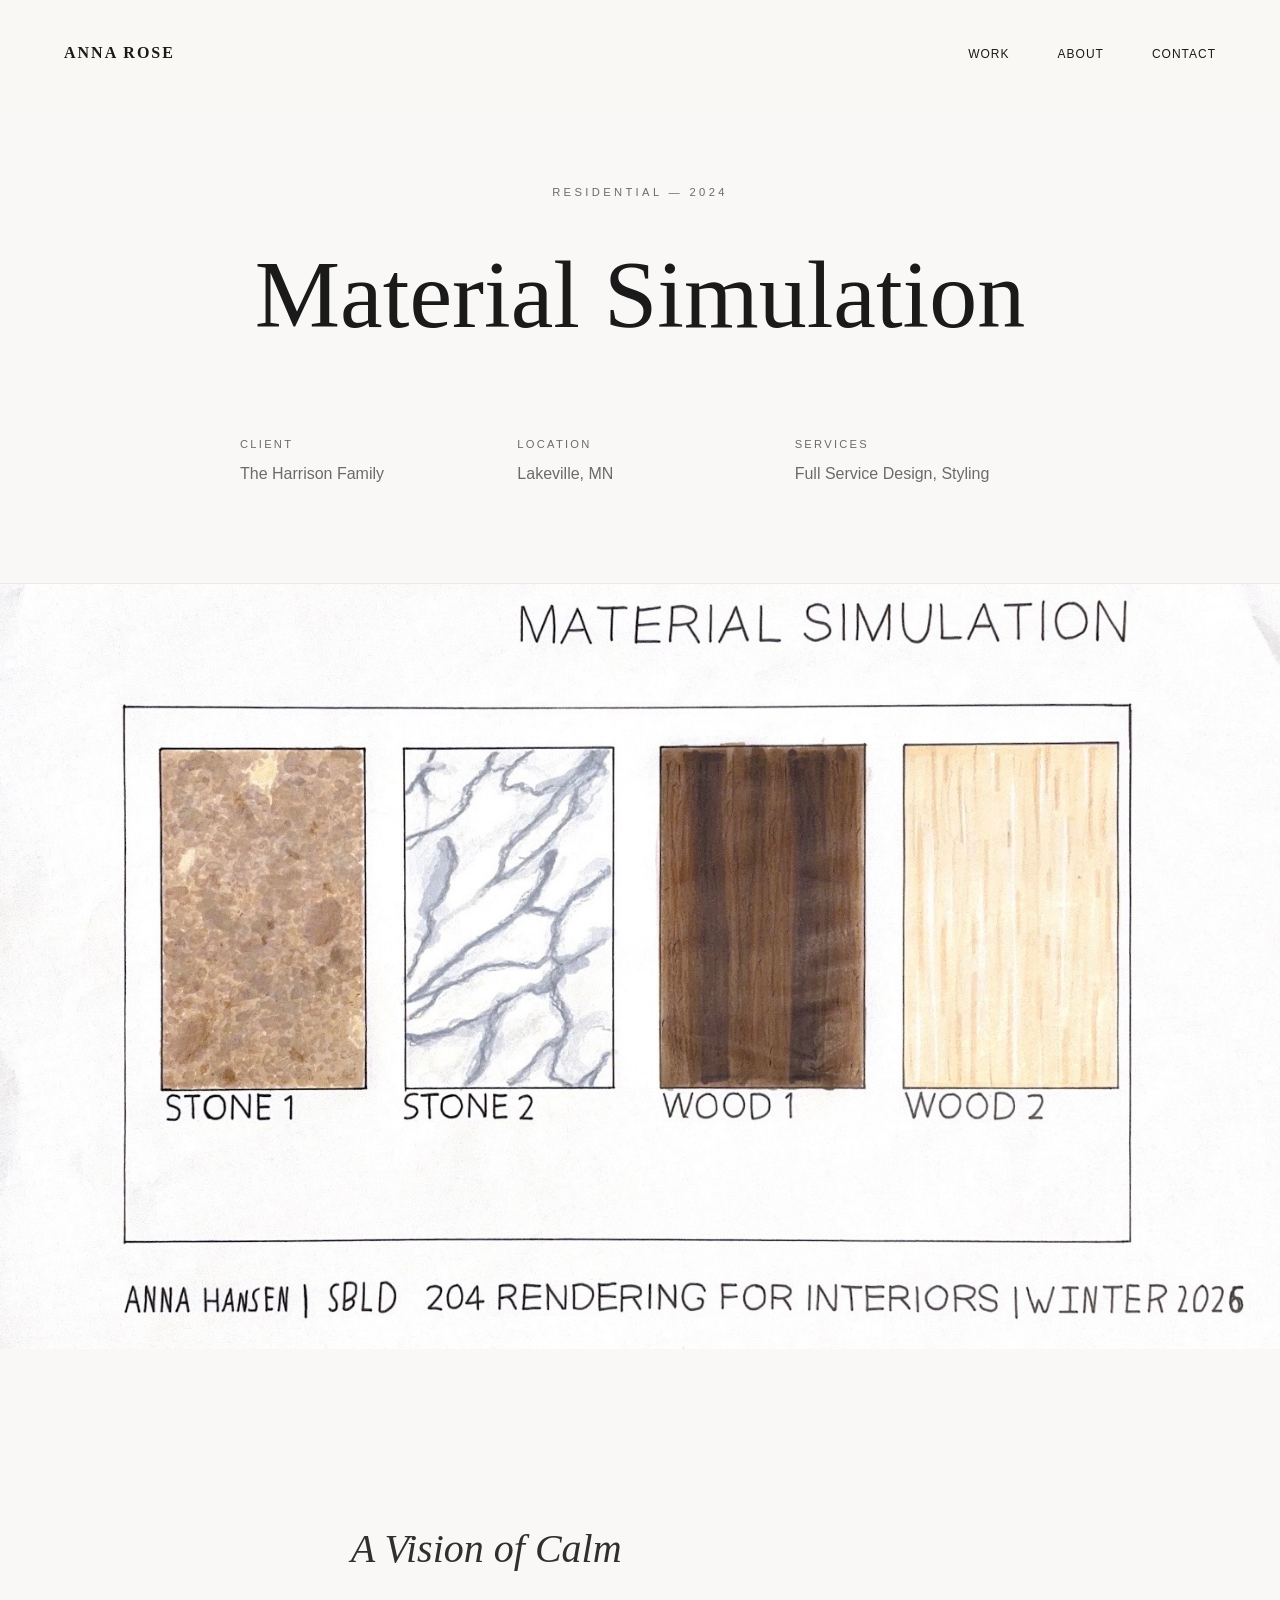
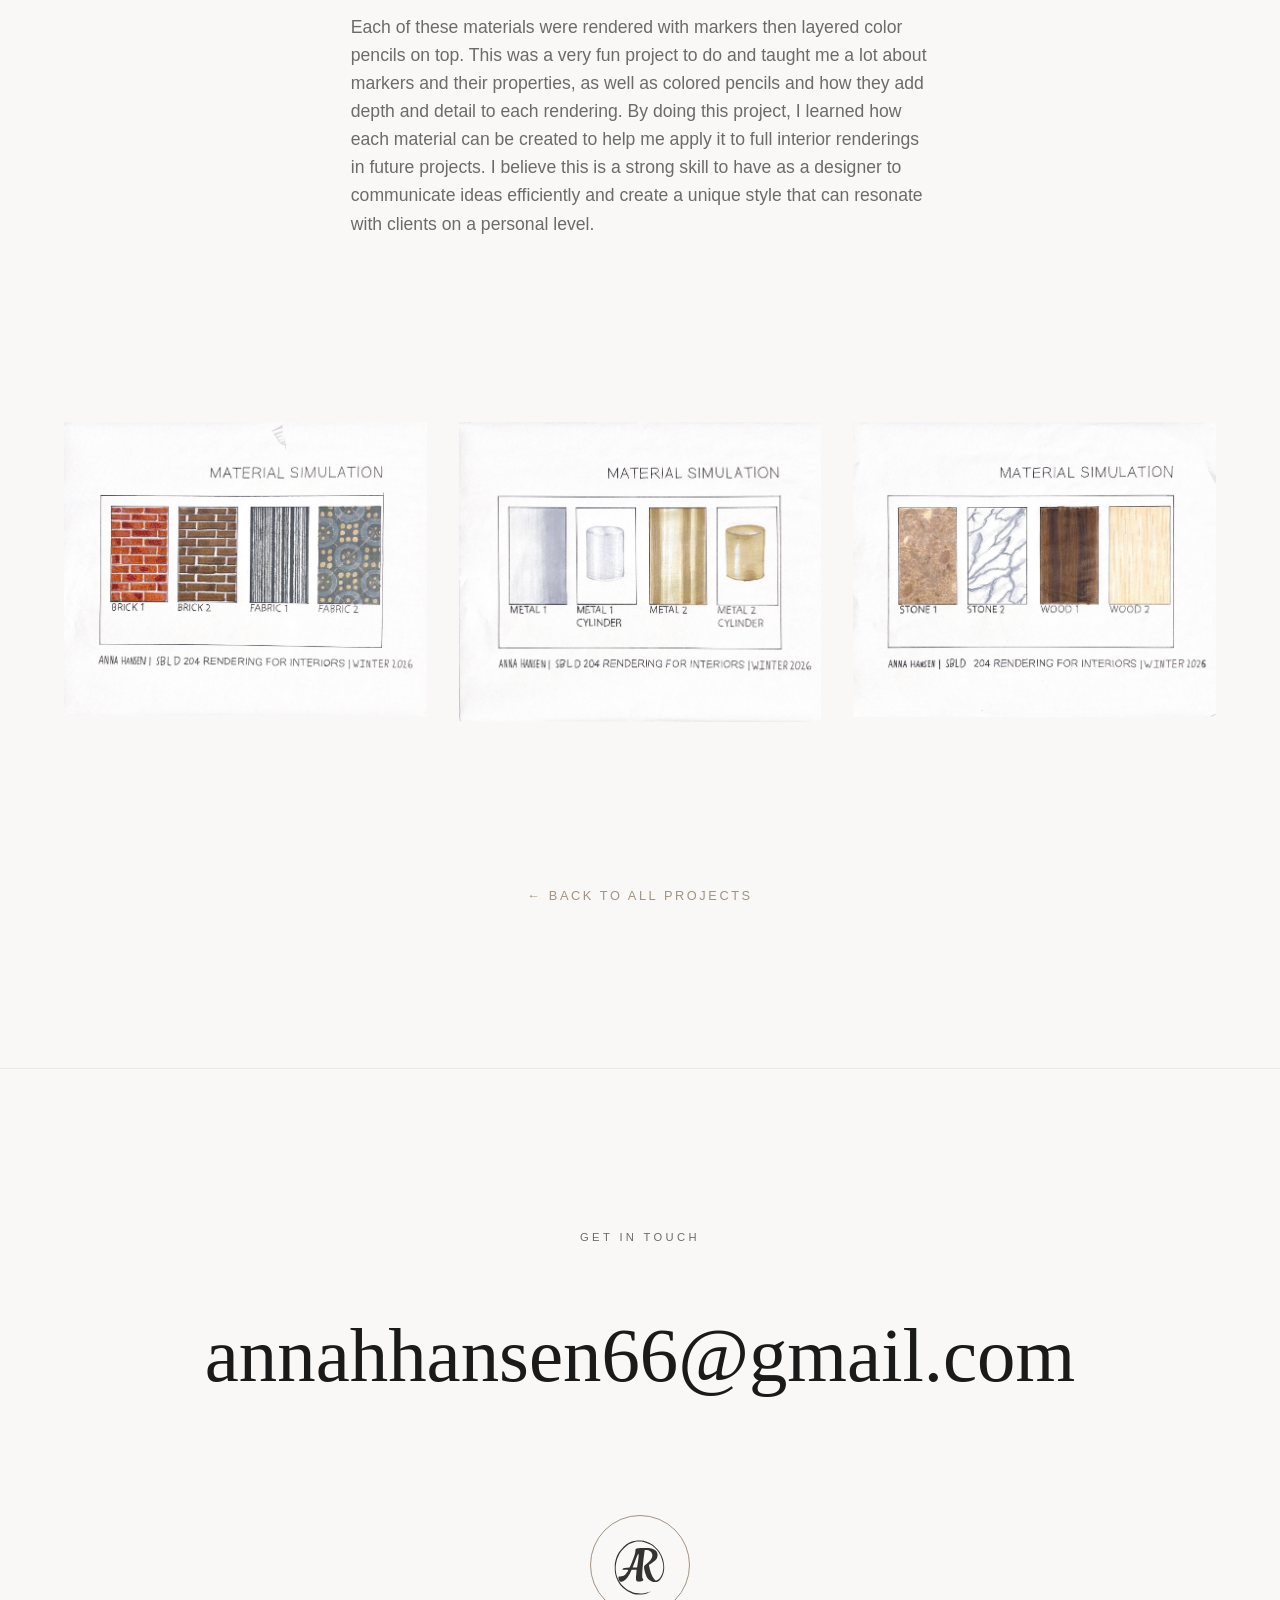
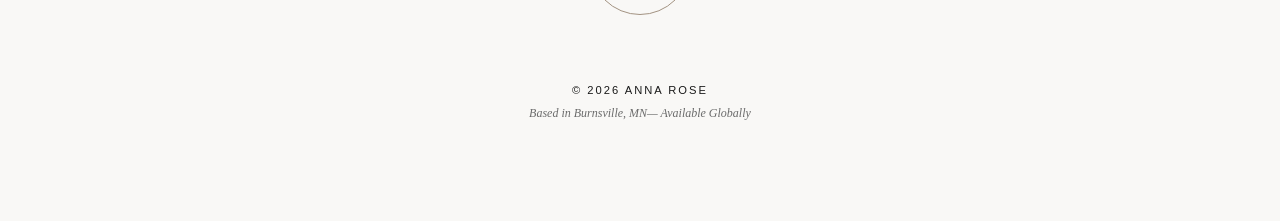
<file: projects/material_simulation.html>
<!DOCTYPE html>
<html lang="en">
<head>
    <meta charset="UTF-8">
    <meta name="viewport" content="width=device-width, initial-scale=1.0">
    <title>Project Name | Anna Rose</title>
    <link rel="preconnect" href="https://fonts.googleapis.com">
    <link rel="preconnect" href="https://fonts.gstatic.com" crossorigin>
    <link href="https://fonts.googleapis.com/css2?family=Inter:wght@300;400&family=Playfair+Display:ital,wght@0,400;0,600;1,400&display=swap" rel="stylesheet">
    <link rel="stylesheet" href="../style.css">
    <link rel="stylesheet" href="style.css">
</head>
<body>

    <nav class="navbar">
        <a href="../index.html" class="logo">ANNA ROSE</a>
        <ul class="nav-links">
            <li><a href="../index.html#work">Work</a></li>
            <li><a href="../index.html#about">About</a></li>
            <li><a href="../index.html#contact">Contact</a></li>
        </ul>
    </nav>

    <main class="project-detail-page">
        <header class="project-header reveal">
            <div class="project-title-container">
                <span class="eyebrow">Residential — 2024</span>
                <h1>Material Simulation</h1>
            </div>
            <div class="project-meta-grid">
                <div>
                    <h4>Client</h4>
                    <p>The Harrison Family</p>
                </div>
                <div>
                    <h4>Location</h4>
                    <p>Lakeville, MN</p>
                </div>
                <div>
                    <h4>Services</h4>
                    <p>Full Service Design, Styling</p>
                </div>
            </div>
        </header>

        <section class="project-hero-image reveal">
            <img src="./material_simulation/photo_3.png" alt="Main view of The Minimalist Loft project">
        </section>

        <section class="project-story reveal">
            <div class="story-content">
                <h3>A Vision of Calm</h3>
                <p>Each of these materials were rendered with markers then layered color pencils on top. This was a very fun project to do and taught me a lot about markers and their properties, as well as colored pencils and how they add depth and detail to each rendering. By doing this project, I learned how each material can be created to help me apply it to full interior renderings in future projects. I believe this is a strong skill to have as a designer to communicate ideas efficiently and create a unique style that can resonate with clients on a personal level.</p>
            </div>
        </section>

        <section class="project-gallery reveal">
            <div class="gallery-grid">
                <img src="./material_simulation/photo_1.png" alt="Detail shot of the kitchen in the loft">
                <img src="./material_simulation/photo_2.png" alt="Detail shot of the kitchen in the loft">
                <img src="./material_simulation/photo_3.png" alt="Detail shot of the kitchen in the loft">
            </div>
        </section>

        <div class="back-to-work reveal">
            <a href="../index.html#work">← Back to All Projects</a>
        </div>

    </main>

    <footer id="contact" class="reveal">
        <div class="footer-container">
            <span class="eyebrow">Get in Touch</span>
            <a href="mailto:annahhansen66@gmail.com" class="footer-email">annahhansen66@gmail.com</a>

            <div class="footer-stamp-area">
                <div class="seal">
                    <img src="../graphics/logo.svg" alt="AR" class="seal-logo">
                </div>

                <div class="footer-info">
                    <p class="copyright">&copy; 2026 Anna Rose</p>
                    <p class="location">Based in Burnsville, MN&mdash; Available Globally</p>
                </div>
            </div>
        </div>
    </footer>

    <script src="../script.js"></script>
</body>
</html>
</file>
<file: style.css>
:root {
    --bg: #F9F8F6; /* Warm off-white */
    --text: #1A1A1A;
    --secondary: #6B6B6B;
    --accent: #A39382;
    --gutter: 5vw;
}

* { margin: 0; padding: 0; box-sizing: border-box; }

body {
    background-color: var(--bg);
    color: var(--text);
    font-family: "neue-haas-grotesk-text", sans-serif;
    line-height: 1.6;
    overflow-x: hidden;
}

/* Typography */
h1, h2, h3 { font-family: "lust-display", serif; font-weight: 400; }
em { font-family: "lust-display", serif; font-style: italic; }
.eyebrow { 
    display: block; 
    text-transform: uppercase; 
    letter-spacing: 0.3em; 
    font-size: 0.7rem; 
    color: var(--secondary);
    margin-bottom: 1rem;
}

/* Navbar */
.navbar {
    display: flex;
    justify-content: space-between;
    align-items: center;
    padding: 2.5rem var(--gutter);
    position: fixed;
    width: 100%;
    top: 0;
    z-index: 1000;
    background: rgba(249, 248, 246, 0.8);
    backdrop-filter: blur(10px);
}

.logo { 
    font-family: "lust-display", serif; 
    font-weight: 600; 
    letter-spacing: 2px; 
    text-decoration: none;
    color: var(--text);
}
.nav-links { display: flex; list-style: none; gap: 3rem; }
.nav-links a { text-decoration: none; color: var(--text); font-size: 0.75rem; text-transform: uppercase; letter-spacing: 1px; }

/* Hero */
.hero { min-height: 100vh; display: flex; align-items: center; padding: 0 var(--gutter); }
.hero-container { 
    display: grid; 
    grid-template-columns: 1.2fr 1fr; 
    gap: 4rem; 
    align-items: center; 
}
.hero h1 { font-size: clamp(2.5rem, 6vw, 5rem); line-height: 1.1; margin-bottom: 2rem; }
.hero p { max-width: 400px; color: var(--secondary); font-size: 1.1rem; }
.hero-image img { width: 100%; height: 70vh; object-fit: cover; }

.carousel {
    position: relative;
    width: 100%;
    height: 70vh; /* Matches your current hero image height */
    overflow: hidden;
}

.carousel-track {
    width: 100%;
    height: 100%;
    position: relative;
}

.slide {
    position: absolute;
    top: 0;
    left: 0;
    width: 100%;
    height: 100%;
    opacity: 0;
    transition: opacity 1.2s cubic-bezier(0.22, 1, 0.36, 1);
    z-index: 1;
}

.slide.active {
    opacity: 1;
    z-index: 2;
}

.slide img {
    width: 100%;
    height: 100%;
    object-fit: cover;
}

/* Navigation Dots */
.carousel-dots {
    position: absolute;
    bottom: 2rem;
    left: 50%;
    transform: translateX(-50%);
    display: flex;
    gap: 1rem;
    z-index: 10;
}

.dot {
    width: 8px;
    height: 8px;
    border: 1px solid var(--accent);
    border-radius: 50%;
    cursor: pointer;
    transition: background 0.3s ease;
}

.dot.active {
    background: var(--accent);
}

/* --- Thin Line Styling --- */
.section-header {
    margin-bottom: 4rem;
    padding: 0 var(--gutter);
}

.thin-line {
    border: none;
    border-top: 1px solid #EAE8E4; /* Very light gray for luxury feel */
    width: 100%;
    margin-top: 1.5rem;
}

/* --- The Selected Grid --- */
.structured-grid {
    display: grid;
    grid-template-columns: repeat(2, 1fr); /* 2-column layout for a cleaner look */
    gap: 4rem var(--gutter);
    padding: 0 var(--gutter) 10rem;
}

/* --- About Section --- */
.about {
    padding: 10rem var(--gutter);
}

.about-container {
    display: grid;
    grid-template-columns: 1fr 0.8fr; /* Text on left, image on right */
    gap: 4rem;
    align-items: center;
}

.about-text h3 {
    font-size: 2.5rem; /* A bit smaller than section headers */
    margin-bottom: 2rem;
    font-style: italic;
    opacity: 0.9;
}

.about-text p {
    color: var(--secondary);
    max-width: 50ch; /* Good for readability */
    margin-bottom: 1.5rem;
}

.about-image img {
    width: 100%;
    height: 60vh;
    object-fit: cover;
}
/* Project Card Structure */
.project-card {
    display: flex;
    flex-direction: column;
    text-decoration: none;
    color: inherit;
    transition: transform 0.4s cubic-bezier(0.22, 1, 0.36, 1);
}

.project-card:hover {
    transform: translateY(-8px);
}

.project-card .image-wrapper {
    width: 100%;
    aspect-ratio: 4/5; /* Consistent sizing makes it look like a grid */
    overflow: hidden;
    margin-bottom: 1.5rem;
}

.project-card img {
    width: 100%;
    height: 100%;
    object-fit: cover;
}

/* Statement Block */
.statement-block { grid-column: 3 / span 8; text-align: center; padding: 5rem 0; }
.statement-block h2 { font-size: clamp(1.5rem, 4vw, 3rem); font-style: italic; color: var(--text); opacity: 0.8; }

/* Services */
.services { padding: 10rem var(--gutter); border-top: 1px solid #EAE8E4; }
.services-header { margin-bottom: 4rem; }
.services-header h2 { font-size: 3rem; }
.service-row { 
    display: flex; 
    padding: 3rem 0; 
    border-bottom: 1px solid #EAE8E4; 
    gap: 4rem; 
}
.service-num { font-size: 0.8rem; color: var(--accent); padding-top: 0.5rem; }
.service-content h3 { font-size: 1.8rem; margin-bottom: 1rem; }
.service-content p { max-width: 500px; color: var(--secondary); }

/* Testimonial */
.testimonial { padding: 12rem var(--gutter); text-align: center; background-color: #F3F1EE; }
.quote-container p { font-family: "lust-display", serif; font-size: clamp(1.8rem, 4vw, 3.2rem); font-style: italic; margin-bottom: 2.5rem; line-height: 1.3; }
.author { text-transform: uppercase; letter-spacing: 3px; font-size: 0.8rem; color: var(--accent); }

/* Footer Centralization */
footer {
    padding: 10rem var(--gutter) 6rem;
    text-align: center;
    background-color: var(--bg); /* Keeps it seamless with the body */
    border-top: 1px solid #EAE8E4;
}

.footer-container {
    max-width: 800px;
    margin: 0 auto;
    display: flex;
    flex-direction: column;
    align-items: center;
}

.footer-email {
    font-family: "lust-display", serif;
    font-size: clamp(2rem, 6vw, 5rem);
    text-decoration: none;
    color: var(--text);
    display: inline-block;
    margin: 2rem 0 6rem;
    transition: opacity 0.4s ease;
    border-bottom: 1px solid transparent;
}

.footer-email:hover {
    opacity: 0.5;
    border-bottom: 1px solid var(--text);
}

/* The Stamp (Seal) Styling */
.footer-stamp-area {
    display: flex;
    flex-direction: column;
    align-items: center;
    gap: 2rem;
}

/* The Stamp (Seal) Container */
.seal {
    width: 100px;
    height: 100px;
    border: 1px solid var(--accent);
    border-radius: 50%;
    display: flex;
    align-items: center;
    justify-content: center;
    overflow: hidden;
    position: relative;
    margin: 0 auto 2rem;
    background-color: transparent;
    
    /* This creates the smooth 'light rotation' effect */
    transition: transform 0.8s cubic-bezier(0.16, 1, 0.3, 1);
}

/* The Image inside the seal */
.seal-logo {
    width: 70%; 
    height: auto;
    object-fit: contain;
    /* Keeps the logo matching your sophisticated color palette */
    filter: grayscale(100%); 
    opacity: 0.8;
    transition: opacity 0.4s ease;
}

/* The Subtle "Double Ring" Architectural Detail */
.seal::after {
    content: '';
    position: absolute;
    width: 110px;
    height: 110px;
    border: 1px solid rgba(163, 147, 130, 0.2);
    border-radius: 50%;
    pointer-events: none; /* Prevents the ring from interfering with clicks */
}

/* Hover Interaction: Light Rotation and Scale */
.seal:hover {
    /* Rotates 15 degrees and scales slightly for a 'stamped' feel */
    transform: rotate(15deg) scale(1.05);
}

.seal:hover .seal-logo {
    opacity: 1;
}

/* Typography Footer Info */
.footer-info {
    line-height: 2;
}

.footer-info .copyright {
    text-transform: uppercase;
    letter-spacing: 2px;
    font-size: 0.7rem;
    color: var(--text);
}

.footer-info .location {
    font-size: 0.75rem;
    color: var(--secondary);
    font-style: italic;
    font-family: "lust-display", serif;
}
/* Reveal Animations */
.reveal { opacity: 0; transform: translateY(40px); transition: all 1.2s cubic-bezier(0.22, 1, 0.36, 1); }
.reveal.active { opacity: 1; transform: translateY(0); }

/* Responsive */
@media (max-width: 900px) {
    .hero-container { grid-template-columns: 1fr; }
    .editorial-grid { display: flex; flex-direction: column; gap: 8rem; }

    /* On mobile, give eyebrows some top margin to ensure they have space when layouts stack.
       We then reduce the padding on their parent sections to maintain the original total spacing. */
    .eyebrow {
        margin-top: 6rem;
    }
    .about,
    .services,
    footer {
        padding-top: 4rem;
    }
    .testimonial {
        padding-top: 6rem;
    }
    .hero .eyebrow {
        margin-top: 0; /* The hero is vertically centered, so no extra margin needed. */
    }

    .project-small { margin-top: 0; }
    .service-row { flex-direction: column; gap: 1rem; }
    .footer-bottom { flex-direction: column; align-items: center; text-align: center; gap: 2rem; }
    .footer-location { text-align: center; }
    .structured-grid {
        grid-template-columns: 1fr; /* Single column for mobile */
        gap: 6rem;
    }

    .about-container {
        grid-template-columns: 1fr;
        gap: 4rem;
    }

    .about-image {
        grid-row: 1; /* Move image to the top on mobile */
    }
}
</file>
<file: projects/style.css>
/* --- Project Detail Page --- */
.project-detail-page {
    padding-top: 120px; /* Offset for fixed navbar */
}

.project-header {
    padding: 4rem var(--gutter) 6rem;
    text-align: center;
    border-bottom: 1px solid #EAE8E4;
}

.project-header h1 {
    font-size: clamp(3rem, 8vw, 6rem);
    margin-top: 1rem;
    margin-bottom: 4rem;
}

.project-meta-grid {
    display: grid;
    grid-template-columns: repeat(3, 1fr);
    gap: 2rem;
    max-width: 800px;
    margin: 0 auto;
    text-align: left;
}

.project-meta-grid h4 {
    text-transform: uppercase;
    letter-spacing: 0.2em;
    font-size: 0.7rem;
    color: var(--secondary);
    margin-bottom: 0.5rem;
    font-family: "neue-haas-grotesk-text", sans-serif;
    font-weight: 400;
}

.project-meta-grid p {
    color: var(--secondary);
}

.project-hero-image img {
    width: 100%;
    height: 85vh;
    object-fit: cover;
}

.project-story {
    padding: 10rem var(--gutter);
    display: flex;
    justify-content: center;
}

.story-content {
    max-width: 65ch;
}

.story-content h3 {
    font-size: 2.5rem;
    font-style: italic;
    margin-bottom: 2rem;
    opacity: 0.9;
}

.story-content p {
    color: var(--secondary);
    margin-bottom: 1.5rem;
    font-size: 1.1rem;
}

.project-gallery {
    padding: 0 var(--gutter) 10rem;
}

.gallery-grid {
    display: grid;
    grid-template-columns: repeat(auto-fit, minmax(350px, 1fr));
    gap: 2rem;
}

.gallery-grid img {
    width: 100%;
    height: auto;
    object-fit: cover;
}

.back-to-work {
    text-align: center;
    padding-bottom: 10rem;
}

.back-to-work a {
    color: var(--accent);
    text-decoration: none;
    text-transform: uppercase;
    letter-spacing: 0.2em;
    font-size: 0.8rem;
    border-bottom: 1px solid transparent;
    transition: border-color 0.3s;
}

.back-to-work a:hover {
    border-bottom: 1px solid var(--accent);
}

@media (max-width: 900px) {
    .project-meta-grid {
        grid-template-columns: 1fr;
        text-align: center;
        gap: 3rem;
    }
}
</file>
